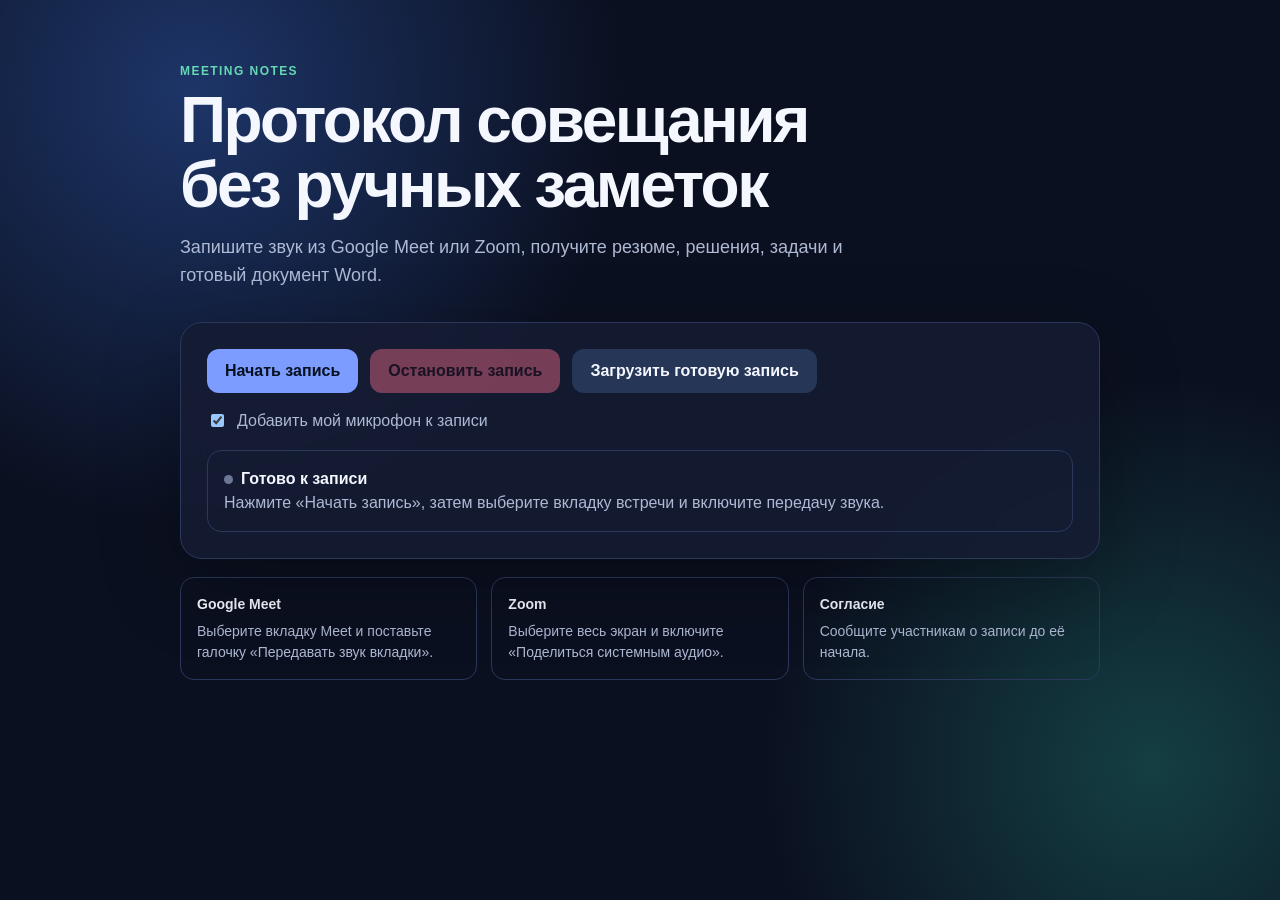
<file: hakaton/static/index.html>
<!doctype html>
<html lang="ru">
<head>
  <meta charset="utf-8">
  <meta name="viewport" content="width=device-width, initial-scale=1">
  <title>Meeting Notes</title>
  <style>
    :root { color-scheme: dark; --bg:#0b1020; --panel:rgba(21,29,52,.86); --line:#2b385c; --text:#f5f7ff; --muted:#aeb9d4; --accent:#7c9cff; --accent2:#65d8b2; --danger:#ff748d; }
    * { box-sizing:border-box; }
    body { margin:0; min-height:100vh; font-family:Inter,"Segoe UI",Arial,sans-serif; color:var(--text); background:radial-gradient(circle at 15% 10%,#1d3568 0,transparent 32%),radial-gradient(circle at 90% 85%,#143f42 0,transparent 28%),var(--bg); }
    main { width:min(920px,calc(100% - 32px)); margin:0 auto; padding:64px 0; }
    .eyebrow { color:var(--accent2); font-weight:700; letter-spacing:.12em; text-transform:uppercase; font-size:12px; }
    h1 { margin:10px 0 14px; max-width:720px; font-size:clamp(36px,7vw,64px); line-height:1.02; letter-spacing:-.04em; }
    .lead { max-width:680px; margin:0 0 32px; color:var(--muted); font-size:18px; line-height:1.6; }
    .panel { padding:26px; border:1px solid var(--line); border-radius:22px; background:var(--panel); backdrop-filter:blur(18px); box-shadow:0 24px 80px rgba(0,0,0,.28); }
    .controls { display:flex; gap:12px; flex-wrap:wrap; align-items:center; }
    button,.file-label { border:0; border-radius:12px; padding:13px 18px; font:inherit; font-weight:700; cursor:pointer; transition:transform .15s ease,opacity .15s ease; }
    button:hover,.file-label:hover { transform:translateY(-1px); }
    button:disabled { opacity:.42; cursor:not-allowed; transform:none; }
    #startBtn { background:var(--accent); color:#071020; }
    #stopBtn { background:var(--danger); color:#240810; }
    .file-label { background:#263657; color:var(--text); }
    input[type=file] { display:none; }
    .option { margin:18px 0; display:flex; gap:10px; align-items:center; color:var(--muted); }
    .status { margin-top:20px; padding:16px; border:1px solid var(--line); border-radius:14px; color:var(--muted); line-height:1.5; }
    .status strong { color:var(--text); }
    .dot { display:inline-block; width:9px; height:9px; margin-right:8px; border-radius:50%; background:#6c7896; }
    .dot.recording { background:var(--danger); box-shadow:0 0 0 6px rgba(255,116,141,.14); }
    .dot.processing { background:#ffc767; box-shadow:0 0 0 6px rgba(255,199,103,.12); }
    .dot.done { background:var(--accent2); box-shadow:0 0 0 6px rgba(101,216,178,.12); }
    .result { display:none; margin-top:22px; }
    .result h2 { margin-bottom:8px; }
    .result p,.result li { color:#dce4fa; line-height:1.6; }
    .result section { margin-top:22px; }
    #downloadBtn { margin-top:22px; background:var(--accent2); color:#062019; }
    .tips { display:grid; grid-template-columns:repeat(3,1fr); gap:14px; margin-top:18px; }
    .tip { padding:16px; border:1px solid var(--line); border-radius:14px; color:var(--muted); font-size:14px; line-height:1.5; }
    .tip b { display:block; color:var(--text); margin-bottom:6px; }
    @media (max-width:700px) { main{padding:36px 0}.tips{grid-template-columns:1fr}.panel{padding:20px} }
  </style>
</head>
<body>
  <main>
    <div class="eyebrow">Meeting Notes</div>
    <h1>Протокол совещания без ручных заметок</h1>
    <p class="lead">Запишите звук из Google Meet или Zoom, получите резюме, решения, задачи и готовый документ Word.</p>
    <div class="panel">
      <div class="controls">
        <button id="startBtn">Начать запись</button>
        <button id="stopBtn" disabled>Остановить запись</button>
        <label class="file-label" for="fileInput">Загрузить готовую запись</label>
        <input id="fileInput" type="file" accept="audio/*,video/mp4,video/webm">
      </div>
      <label class="option"><input id="micToggle" type="checkbox" checked>Добавить мой микрофон к записи</label>
      <div class="status" id="statusBox"><span class="dot" id="statusDot"></span><strong id="statusTitle">Готово к записи</strong><div id="statusText">Нажмите «Начать запись», затем выберите вкладку встречи и включите передачу звука.</div></div>
      <div class="result" id="resultBox">
        <h2 id="resultTitle"></h2><p id="resultSummary"></p>
        <section><h3>Основные вопросы</h3><ul id="keyPoints"></ul></section>
        <section><h3>Решения</h3><ul id="decisions"></ul></section>
        <section><h3>Задачи</h3><ul id="actions"></ul></section>
        <button id="downloadBtn">Скачать Word</button>
      </div>
    </div>
    <div class="tips">
      <div class="tip"><b>Google Meet</b>Выберите вкладку Meet и поставьте галочку «Передавать звук вкладки».</div>
      <div class="tip"><b>Zoom</b>Выберите весь экран и включите «Поделиться системным аудио».</div>
      <div class="tip"><b>Согласие</b>Сообщите участникам о записи до её начала.</div>
    </div>
  </main>
  <script>
    const startBtn=document.querySelector('#startBtn'),stopBtn=document.querySelector('#stopBtn'),fileInput=document.querySelector('#fileInput'),micToggle=document.querySelector('#micToggle'),statusDot=document.querySelector('#statusDot'),statusTitle=document.querySelector('#statusTitle'),statusText=document.querySelector('#statusText'),resultBox=document.querySelector('#resultBox');
    const MAX_RECORDING_BYTES=24*1024*1024;
    let recorder=null,displayStream=null,micStream=null,audioContext=null,chunks=[],recordedBytes=0,timerId=null,startedAt=null,currentTaskId=null;
    function setStatus(kind,title,text){statusDot.className=`dot ${kind||''}`;statusTitle.textContent=title;statusText.textContent=text}
    function stopTracks(){displayStream?.getTracks().forEach(t=>t.stop());micStream?.getTracks().forEach(t=>t.stop());if(audioContext&&audioContext.state!=='closed')audioContext.close();displayStream=null;micStream=null;audioContext=null;clearInterval(timerId)}
    function formatTime(total){return `${String(Math.floor(total/60)).padStart(2,'0')}:${String(total%60).padStart(2,'0')}`}
    async function startRecording(){
      resultBox.style.display='none';chunks=[];recordedBytes=0;
      try{
        displayStream=await navigator.mediaDevices.getDisplayMedia({video:true,audio:true});
        if(!displayStream.getAudioTracks().length)throw new Error('Звук не выбран. Повторите и включите передачу звука вкладки или системы.');
        audioContext=new AudioContext();await audioContext.resume();const destination=audioContext.createMediaStreamDestination();
        audioContext.createMediaStreamSource(new MediaStream(displayStream.getAudioTracks())).connect(destination);
        if(micToggle.checked){micStream=await navigator.mediaDevices.getUserMedia({audio:{echoCancellation:true,noiseSuppression:true,autoGainControl:true}});audioContext.createMediaStreamSource(micStream).connect(destination)}
        const mimeType=['audio/webm;codecs=opus','audio/webm'].find(type=>MediaRecorder.isTypeSupported(type));
        recorder=new MediaRecorder(destination.stream,{...(mimeType?{mimeType}:{}),audioBitsPerSecond:24000});
        recorder.ondataavailable=event=>{if(!event.data.size)return;chunks.push(event.data);recordedBytes+=event.data.size;if(recordedBytes>=MAX_RECORDING_BYTES&&recorder.state==='recording'){setStatus('processing','Лимит записи достигнут','Запись остановлена и отправляется на обработку.');recorder.stop()}};
        recorder.onstop=async()=>{stopTracks();startBtn.disabled=false;stopBtn.disabled=true;await uploadRecording(new Blob(chunks,{type:mimeType||'audio/webm'}),'meeting.webm')};
        recorder.onerror=event=>{stopTracks();setStatus('','Ошибка записи',event.error?.message||'Не удалось записать звук.')};
        displayStream.getVideoTracks()[0]?.addEventListener('ended',()=>{if(recorder?.state==='recording')recorder.stop()});
        recorder.start(5000);startedAt=Date.now();timerId=setInterval(()=>{const elapsed=Math.floor((Date.now()-startedAt)/1000);setStatus('recording',`Идёт запись ${formatTime(elapsed)}`,'Не закрывайте эту страницу. После совещания нажмите «Остановить запись».')},1000);
        startBtn.disabled=true;stopBtn.disabled=false;setStatus('recording','Идёт запись 00:00','Не закрывайте эту страницу. После совещания нажмите «Остановить запись».');
      }catch(error){stopTracks();startBtn.disabled=false;stopBtn.disabled=true;setStatus('','Запись не началась',error.message||String(error))}
    }
    function stopRecording(){if(recorder?.state==='recording'){stopBtn.disabled=true;setStatus('processing','Подготовка записи','Файл готовится к отправке.');recorder.stop()}}
    async function uploadRecording(blob,filename){
      if(!blob.size){setStatus('','Пустая запись','В записи нет данных. Попробуйте ещё раз.');return}
      if(blob.size>25*1024*1024){setStatus('','Файл слишком большой','Максимальный размер — 25 МБ.');return}
      try{setStatus('processing','Загрузка записи',`${(blob.size/1024/1024).toFixed(1)} МБ отправляется на сервер.`);const form=new FormData();form.append('file',blob,filename);const response=await fetch('/transcribe',{method:'POST',body:form});const payload=await response.json();if(!response.ok)throw new Error(payload.detail||'Ошибка загрузки');currentTaskId=payload.task_id;await pollTask(currentTaskId)}catch(error){setStatus('','Не удалось обработать запись',error.message||String(error))}
    }
    async function pollTask(taskId){setStatus('processing','Расшифровка совещания','Обычно это занимает несколько минут. Не закрывайте страницу.');while(true){await new Promise(r=>setTimeout(r,2500));const response=await fetch(`/transcribe/${taskId}`);const task=await response.json();if(!response.ok)throw new Error(task.detail||'Не удалось получить статус');if(task.status==='error')throw new Error(task.error||'Ошибка обработки');if(task.status==='done'){showResult(task.result);return}}}
    function fillList(selector,items,emptyText){const list=document.querySelector(selector);list.replaceChildren();const values=items?.length?items:[emptyText];values.forEach(value=>{const item=document.createElement('li');item.textContent=value;list.appendChild(item)})}
    function showResult(result){document.querySelector('#resultTitle').textContent=result.title||'Протокол совещания';document.querySelector('#resultSummary').textContent=result.summary||'Резюме не сформировано.';fillList('#keyPoints',result.key_points,'Основные вопросы не выделены.');fillList('#decisions',result.decisions,'Явные решения не зафиксированы.');fillList('#actions',result.action_items,'Конкретные задачи не зафиксированы.');resultBox.style.display='block';setStatus('done','Документ готов','Проверьте результат и скачайте протокол Word.');resultBox.scrollIntoView({behavior:'smooth',block:'start'})}
    startBtn.addEventListener('click',startRecording);stopBtn.addEventListener('click',stopRecording);
    fileInput.addEventListener('change',async event=>{const file=event.target.files[0];if(file)await uploadRecording(file,file.name);event.target.value=''});
    document.querySelector('#downloadBtn').addEventListener('click',()=>{if(currentTaskId)window.location.href=`/transcribe/${currentTaskId}/document`});
  </script>
</body>
</html>
</file>
